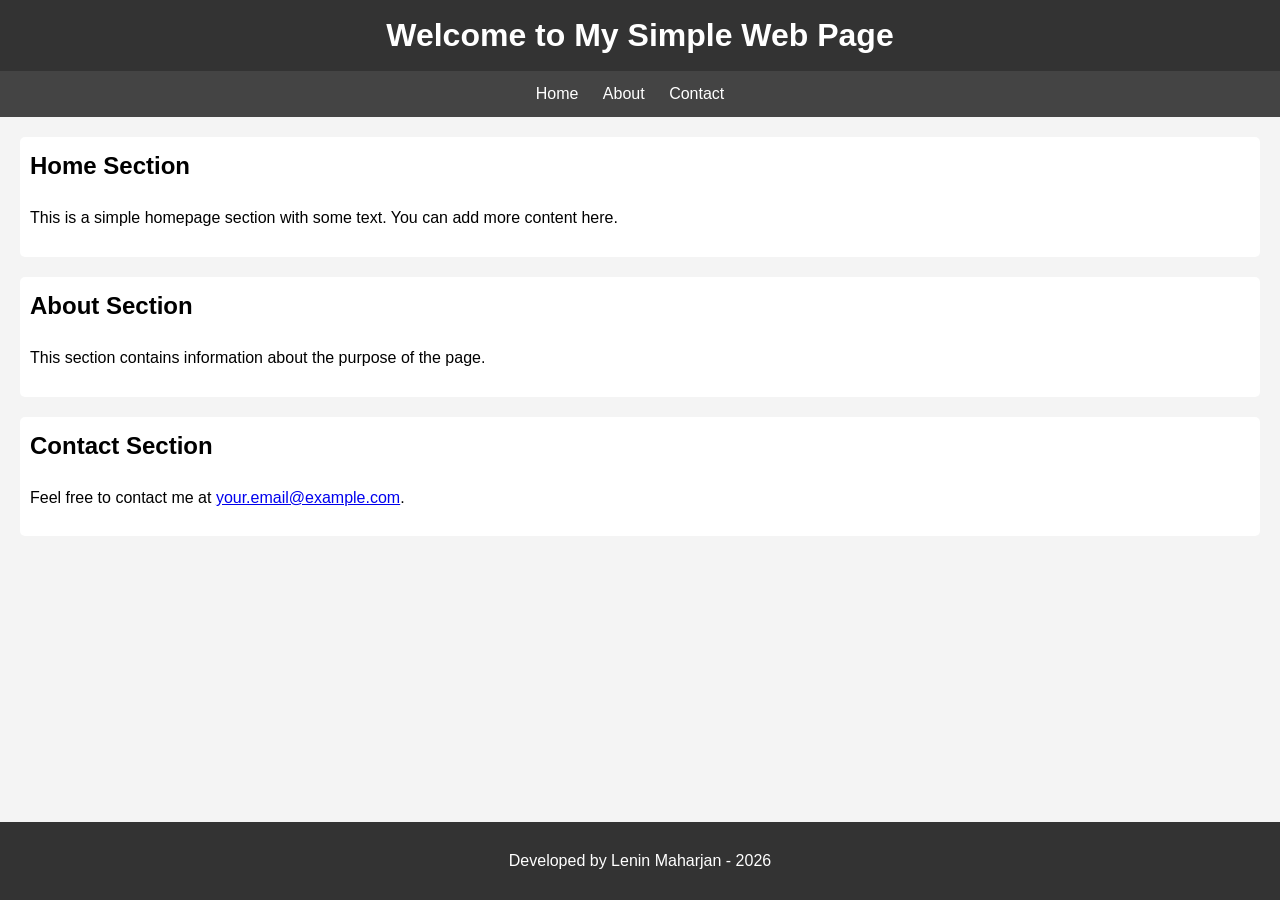
<file: index.html>
<!DOCTYPE html>
<html lang="en">
<head>
    <meta charset="UTF-8">
    <meta name="viewport" content="width=device-width, initial-scale=1.0">
    <title>Simple Web Page</title>
    <!-- Link to the external CSS file -->
    <link rel="stylesheet" href="styles.css">
</head>
<body>
    <header>
        <h1>Welcome to My Simple Web Page</h1>
    </header>

    <nav>
        <ul>
            <li><a href="#home">Home</a></li>
            <li><a href="#about">About</a></li>
            <li><a href="#contact">Contact</a></li>
        </ul>
    </nav>

    <section id="home">
        <h2>Home Section</h2>
        <p>This is a simple homepage section with some text. You can add more content here.</p>
    </section>

    <section id="about">
        <h2>About Section</h2>
        <p>This section contains information about the purpose of the page.</p>
    </section>

    <section id="contact">
        <h2>Contact Section</h2>
        <p>Feel free to contact me at <a href="mailto:your.email@example.com">your.email@example.com</a>.</p>
    </section>

    <footer>
        <p>Developed by Lenin Maharjan - 2026</p>
    </footer>
</body>
</html>
</file>
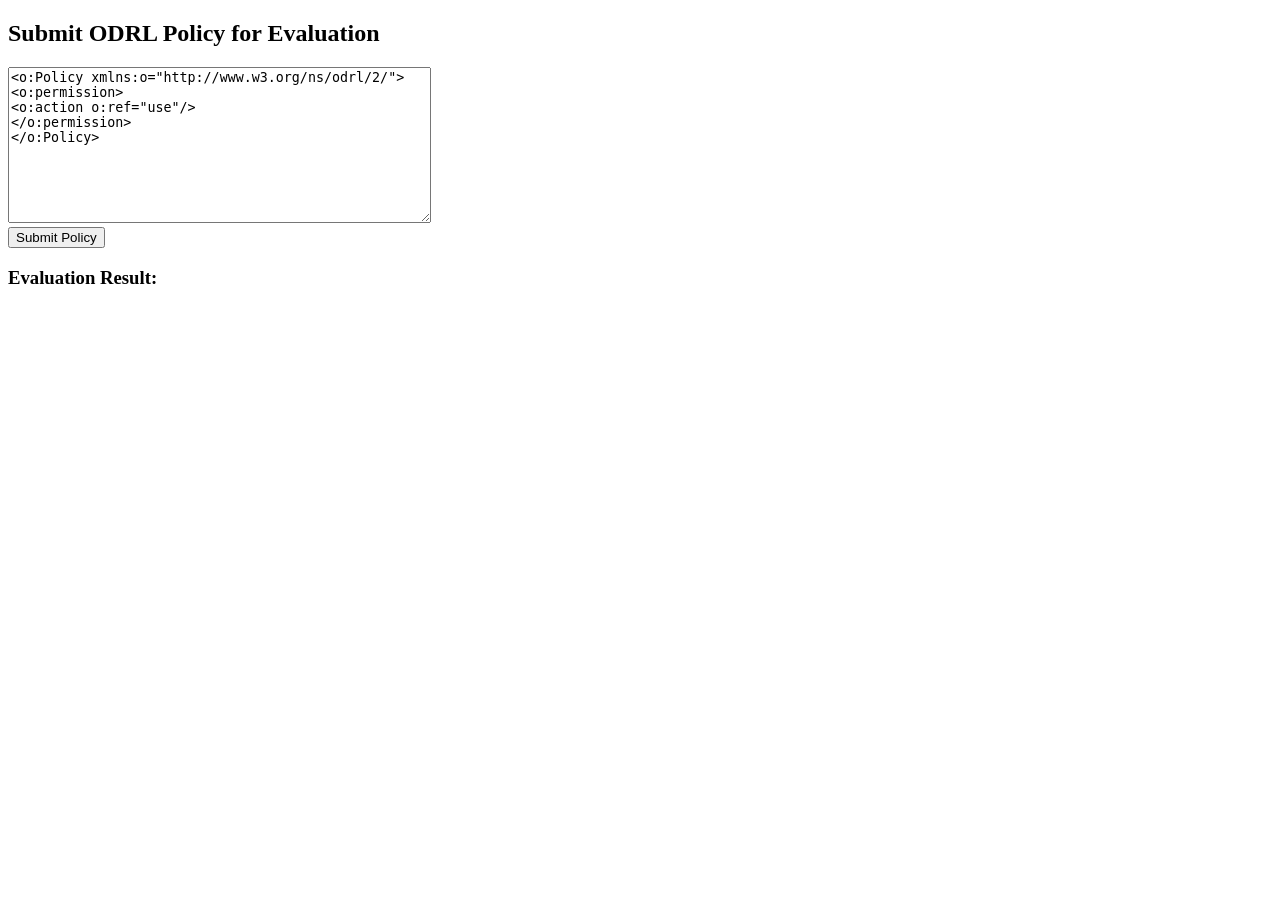
<file: week_3_odrl/index.html>
<!DOCTYPE html>
<html lang="en">
<head>
<meta charset="UTF-8">
<meta name="viewport" content="width=device-width, initial-scale=1.0">
<title>ODRL Policy Evaluation</title>
<script>
function sendODRLPolicy() {
const policy = document.getElementById("policy").value;
const xhr = new XMLHttpRequest();
xhr.open("POST", "odrl_evaluate.php", true);
xhr.setRequestHeader("Content-Type", "application/x-www-form-urlencoded");
xhr.onreadystatechange = function () {
if (xhr.readyState == 4 && xhr.status == 200) {
document.getElementById("result").innerHTML = xhr.responseText;
}
};
xhr.send("policy=" + encodeURIComponent(policy));
}
</script>
</head>
<body>
<h2>Submit ODRL Policy for Evaluation</h2>
<textarea id="policy" rows="10" cols="50">
<o:Policy xmlns:o="http://www.w3.org/ns/odrl/2/">
<o:permission>
<o:action o:ref="use"/>
</o:permission>
</o:Policy>
</textarea>
<br>
<button type="button" onclick="sendODRLPolicy()">Submit Policy</button>
<h3>Evaluation Result:</h3>
<div id="result"></div>
</body>
</html>
</file>
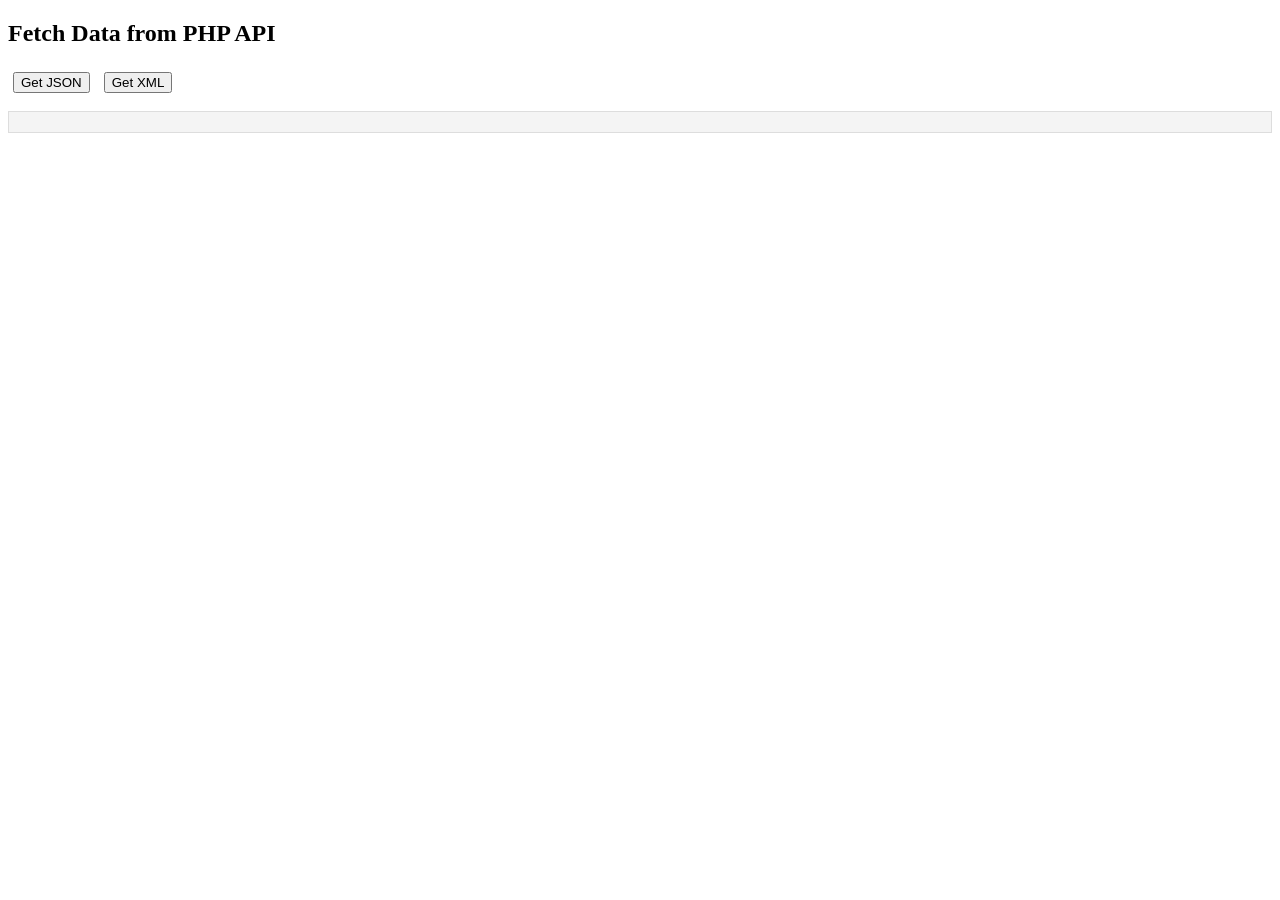
<file: week_3_xammp/index.html>
<!DOCTYPE html>
<html lang="en">
<head>
<meta charset="UTF-8">
<meta name="viewport" content="width=device-width, initial-scale=1.0">
<title>API Data Fetching</title>
<style>
button { margin: 5px; }
pre { background-color: #f4f4f4; padding: 10px; border: 1px solid #ddd; }
</style>
</head>
<body>
<h2>Fetch Data from PHP API</h2>
<button id="getJson">Get JSON</button>
<button id="getXml">Get XML</button>
<pre id="output"></pre>
<script>
document.getElementById("getJson").addEventListener("click", () => {
fetch("api.php?format=json")
.then(response => response.json())
.then(data => {
document.getElementById("output").textContent = JSON.stringify(data, null, 2);
});
});
document.getElementById("getXml").addEventListener("click", () => {
fetch("api.php?format=xml")
.then(response => response.text())
.then(data => {
document.getElementById("output").textContent = data;
});
});
</script>
</body>
</html>
</file>
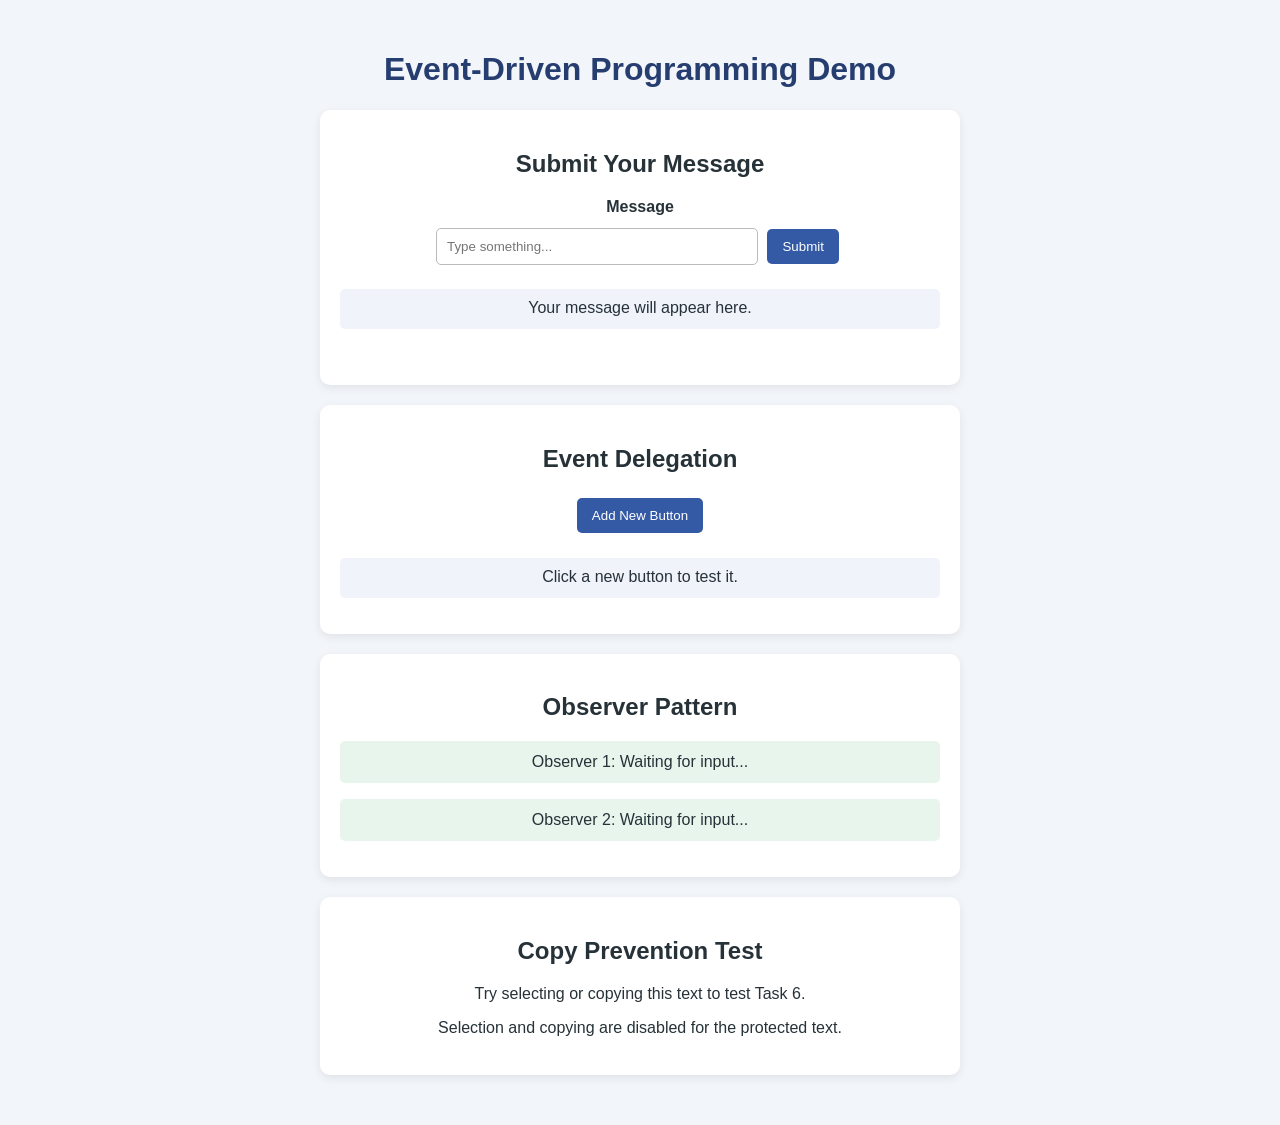
<file: week_4_EDP/index.html>
<!DOCTYPE html>
<html lang="en">
<head>
    <meta charset="UTF-8">
    <meta name="viewport" content="width=device-width, initial-scale=1.0">
    <title>Event-Driven Programming Demo</title>
    <link rel="stylesheet" href="style.css">
</head>
<body>
    <h1>Event-Driven Programming Demo</h1>

    <div class="container">
        <h2>Submit Your Message</h2>

        <label for="inputField">Message</label>
        <input type="text" id="inputField"
               placeholder="Type something..." autocomplete="off">

        <button id="submitBtn">Submit</button>

        <p id="output" class="feedback" aria-live="polite">Your message will appear here.</p>
        <p id="errorMessage" class="error-message" role="alert" aria-live="assertive"></p>
    </div>

    <div class="container">
        <h2>Event Delegation</h2>

        <button id="addBtn">Add New Button</button>

        <div id="buttonContainer" aria-live="polite"></div>

        <p id="delegationOutput" class="feedback" aria-live="polite">
            Click a new button to test it.
        </p>
    </div>

    <div class="container">
        <h2>Observer Pattern</h2>

        <p id="observerOne" class="observer">Observer 1: Waiting for input...</p>
        <p id="observerTwo" class="observer">Observer 2: Waiting for input...</p>
    </div>

    <div class="container">
        <h2>Copy Prevention Test</h2>

        <p id="protectedText" class="protected-text">
            Try selecting or copying this text to test Task 6.
        </p>
        <p id="copyStatus" class="feedback" aria-live="polite">
            Selection and copying are disabled for the protected text.
        </p>
    </div>

    <script src="script.js"></script>
</body>
</html>
</file>
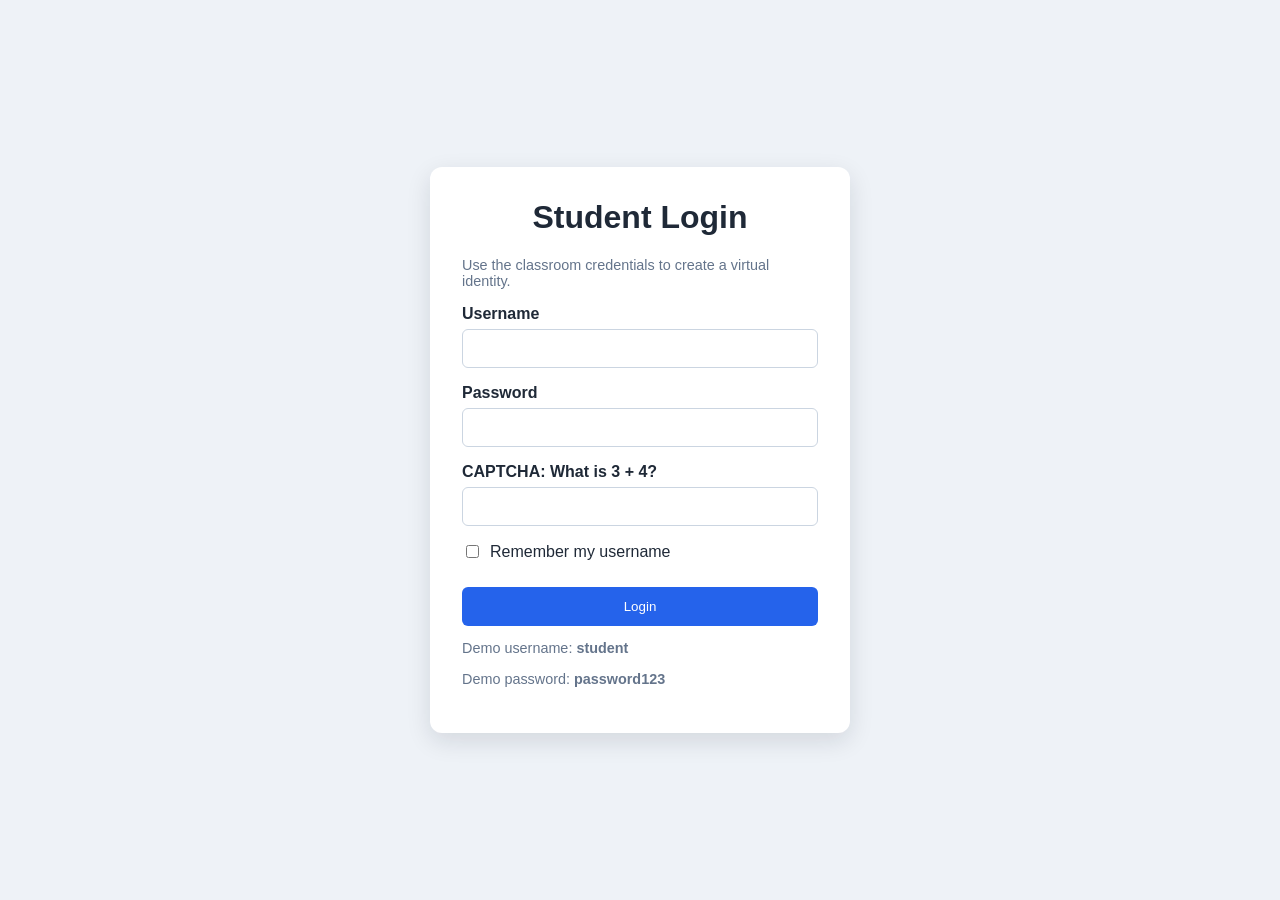
<file: week_5_sessions/index.html>
<!DOCTYPE html>
<html lang="en">
<head>
    <meta charset="UTF-8">
    <meta name="viewport" content="width=device-width, initial-scale=1.0">
    <title>Virtual Identity Login</title>
    <link rel="stylesheet" href="style.css">
</head>
<body>
    <main class="card">
        <h1>Student Login</h1>
        <p class="hint">Use the classroom credentials to create a virtual identity.</p>

        <form id="loginForm" method="POST" action="login.php">
            <label for="username">Username</label>
            <input type="text" id="username" name="username" autocomplete="username" required>

            <label for="password">Password</label>
            <input type="password" id="password" name="password" autocomplete="current-password" required>

            <label for="captcha">CAPTCHA: What is 3 + 4?</label>
            <input type="number" id="captcha" name="captcha" required>

            <label class="checkbox-label">
                <input type="checkbox" name="remember_me" value="1">
                Remember my username
            </label>

            <button type="submit">Login</button>
        </form>

        <p class="hint">Demo username: <strong>student</strong></p>
        <p class="hint">Demo password: <strong>password123</strong></p>
    </main>
    <script src="script.js"></script>
</body>
</html>
</file>
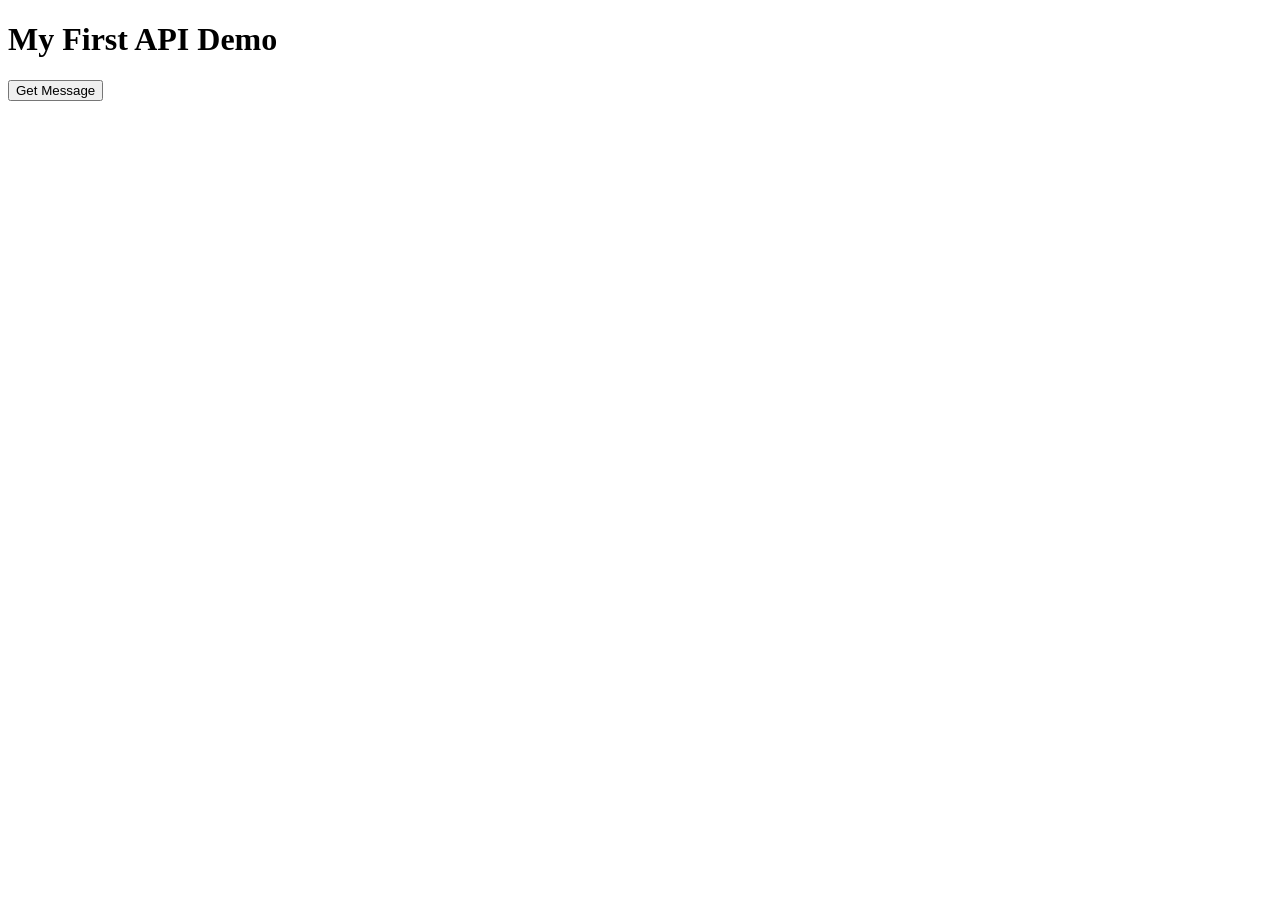
<file: week 3 xammp/api.html>
<!DOCTYPE html>
<html>

	<head>
		<title>My First API Demo</title>
	</head>

	<body>
		<h1>My First API Demo</h1>

		<button onclick="getMessage()">
			Get Message
		</button>

		<p id="result" aria-live="polite"></p>

		<script src="api.js"></script>
	</body>

</html>
</file>
<file: styles.css>
/* Basic styling for the body */
body {
    font-family: Arial, sans-serif;
    line-height: 1.6;
    margin: 0;
    padding: 0;
    background-color: #f4f4f4;
}

/* Style for the header */
header {
    background-color: #333;
    color: white;
    padding: 10px 0;
    text-align: center;
}

header h1 {
    margin: 0;
}

/* Style for the navigation menu */
nav {
    background-color: #444;
    padding: 10px 0;
}

nav ul {
    list-style: none;
    margin: 0;
    padding: 0;
    text-align: center;
}

nav ul li {
    display: inline;
    margin-right: 20px;
}

nav ul li a {
    color: white;
    text-decoration: none;
}

nav ul li a:hover {
    text-decoration: underline;
}

/* Style for the sections */
section {
    margin: 20px;
    padding: 10px;
    background-color: white;
    border-radius: 5px;
}

section h2 {
    margin-top: 0;
}

/* Style for the footer */
footer {
    background-color: #333;
    color: white;
    text-align: center;
    padding: 10px 0;
    position: fixed;
    width: 100%;
    bottom: 0;
}
</file>
<file: week_4_EDP/style.css>
body {
    font-family: Arial, sans-serif;
    background-color: #f2f5fa;
    text-align: center;
    margin: 0;
    padding: 30px 15px;
    color: #263238;
}

h1 {
    color: #263d70;
}

.container {
    background-color: white;
    width: 90%;
    max-width: 600px;
    margin: 20px auto;
    padding: 20px;
    border-radius: 10px;
    box-shadow: 0 3px 10px rgba(0, 0, 0, 0.08);
}

input {
    padding: 10px;
    width: 60%;
    max-width: 300px;
    border: 1px solid #bbbbbb;
    border-radius: 5px;
}

label {
    display: block;
    margin-bottom: 8px;
    font-weight: bold;
}

button {
    padding: 10px 15px;
    margin: 5px;
    border: none;
    border-radius: 5px;
    background-color: #3459a5;
    color: white;
    cursor: pointer;
}

button:hover {
    background-color: #243e79;
}

#buttonContainer {
    margin-top: 15px;
}

#output,
#delegationOutput {
    margin-top: 20px;
    padding: 10px;
    overflow-wrap: anywhere;
    background-color: #f0f3f9;
    border-radius: 5px;
}

.feedback {
    min-height: 20px;
}

.error-message {
    min-height: 20px;
    margin: 10px 0 0;
    color: #b42318;
    font-weight: bold;
}

.observer {
    padding: 12px;
    background-color: #e7f5ed;
    border-radius: 5px;
}

.dynamic-button {
    background-color: #6d3ba8;
}

.dynamic-button:hover {
    background-color: #4f287d;
}

.protected-text {
    user-select: text;
    cursor: text;
}

@media (max-width: 480px) {
    input {
        width: 90%;
    }
}
</file>
<file: week_5_sessions/style.css>
:root {
    color: #1f2937;
    font-family: Arial, sans-serif;
    background: #eef2f7;
}

body {
    margin: 0;
    min-height: 100vh;
    display: grid;
    place-items: center;
}

.card {
    width: min(90%, 420px);
    box-sizing: border-box;
    padding: 2rem;
    background: #fff;
    border-radius: 12px;
    box-shadow: 0 8px 24px rgba(15, 23, 42, 0.12);
}

h1 {
    margin-top: 0;
    text-align: center;
}

h2 {
    font-size: 1rem;
    margin-bottom: 0.5rem;
}

label {
    display: block;
    margin: 1rem 0 0.35rem;
    font-weight: bold;
}

input {
    width: 100%;
    box-sizing: border-box;
    padding: 0.7rem;
    border: 1px solid #cbd5e1;
    border-radius: 6px;
}

.checkbox-label {
    display: flex;
    align-items: center;
    gap: 0.5rem;
    font-weight: normal;
}

.checkbox-label input {
    width: auto;
}

button,
.button {
    display: inline-block;
    width: 100%;
    box-sizing: border-box;
    margin-top: 1.25rem;
    padding: 0.75rem;
    border: 0;
    border-radius: 6px;
    background: #2563eb;
    color: #fff;
    text-align: center;
    text-decoration: none;
    cursor: pointer;
}

button:hover,
.button:hover {
    background: #1d4ed8;
}

.hint {
    color: #64748b;
    font-size: 0.9rem;
}

.error {
    color: #b91c1c;
}

.success {
    color: #15803d;
}

.secondary {
    background: #64748b;
}

.identity {
    margin-top: 1rem;
    padding: 1rem;
    border-left: 4px solid #2563eb;
    background: #f8fafc;
}
</file>
